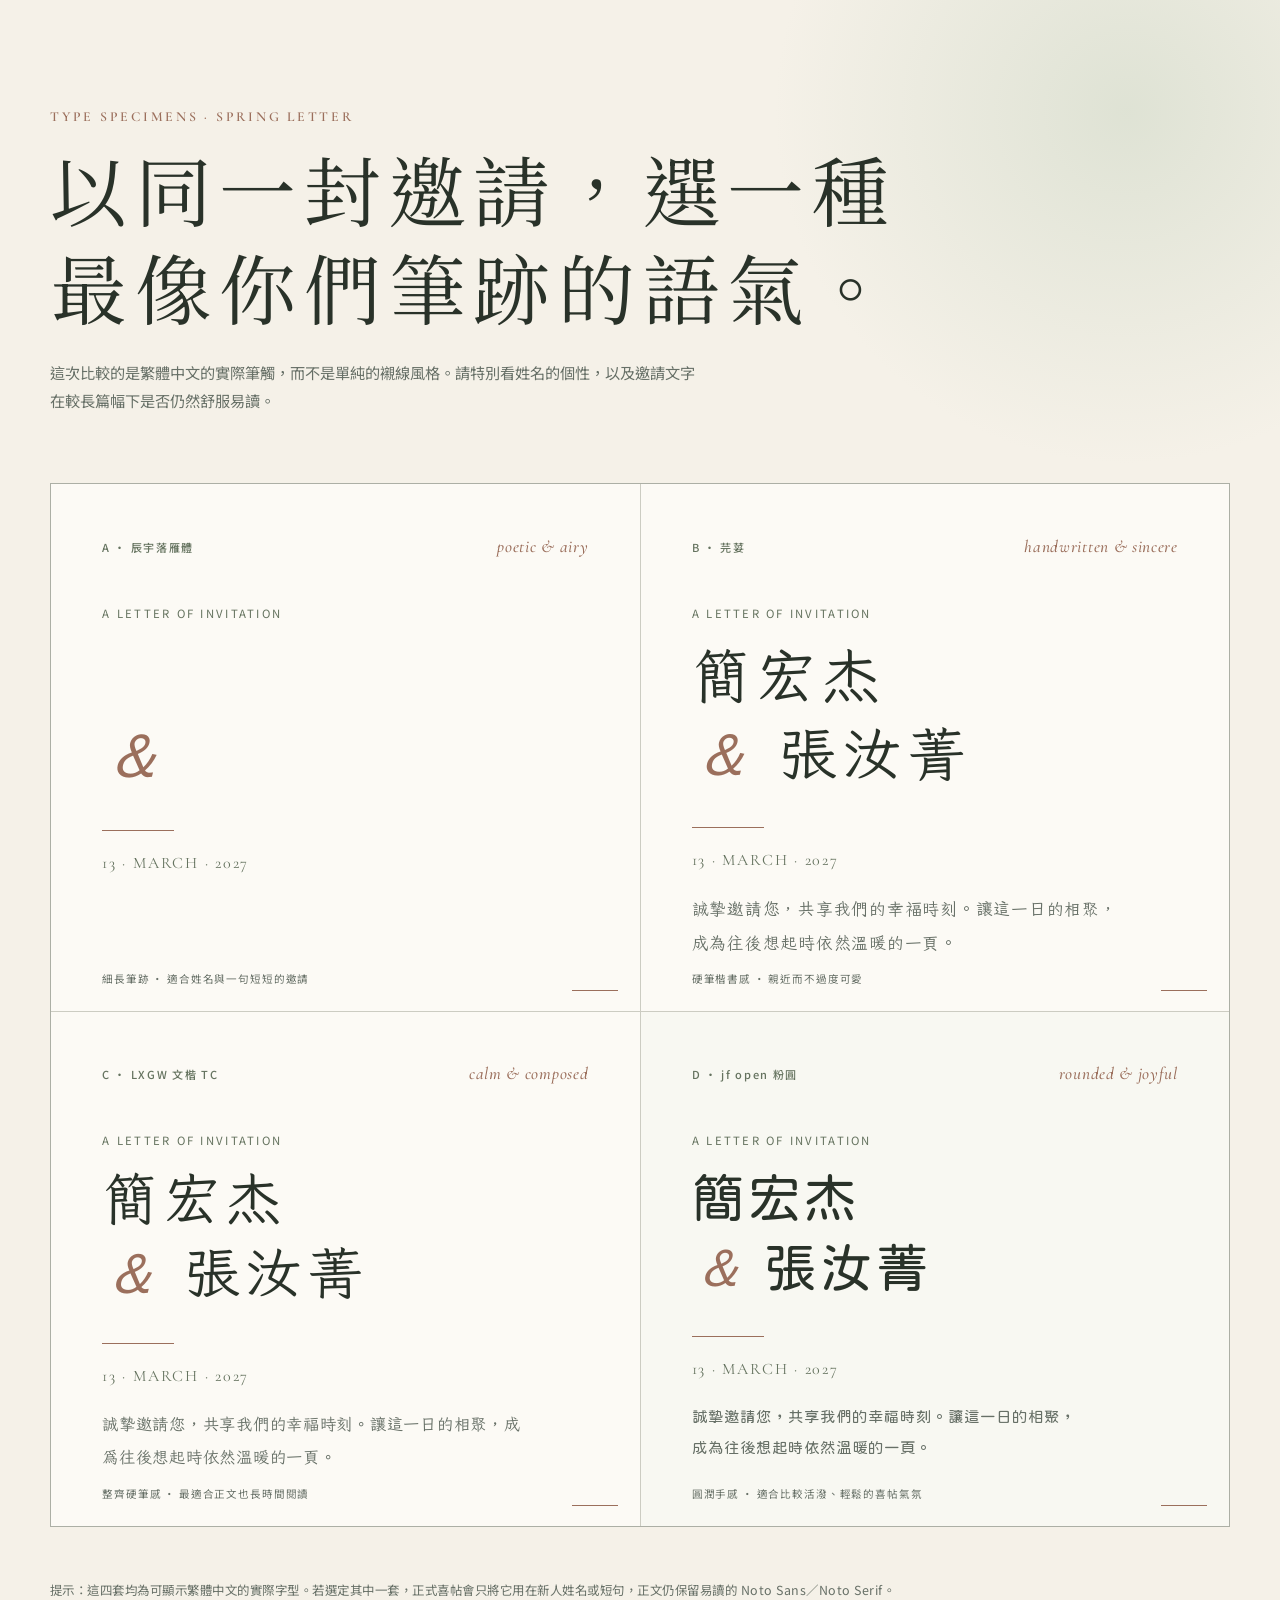
<file: type-specimens.html>
<!DOCTYPE html>
<html lang="zh-Hant">
<head>
  <meta charset="UTF-8">
  <meta name="viewport" content="width=device-width, initial-scale=1.0">
  <meta name="robots" content="noindex">
  <title>春日信箋｜字體對照</title>
  <link rel="preconnect" href="https://fonts.googleapis.com">
  <link rel="preconnect" href="https://fonts.gstatic.com" crossorigin>
  <link href="https://fonts.googleapis.com/css2?family=Cormorant+Garamond:ital,wght@0,400;0,500;0,600;1,400;1,500&family=Noto+Sans+TC:wght@300;400;500&family=Noto+Serif+TC:wght@300;400;500;600&display=swap" rel="stylesheet">
  <style>
    @font-face {
      font-family: 'ChenYuluoyan';
      src: url('assets/fonts/specimens/ChenYuluoyan-Specimen.ttf') format('truetype');
      font-display: swap;
    }
    @font-face {
      font-family: 'Iansui';
      src: url('assets/fonts/specimens/Iansui-Specimen.ttf') format('truetype');
      font-display: swap;
    }
    @font-face {
      font-family: 'LXGWWenKaiTC';
      src: url('assets/fonts/specimens/LXGWWenKaiTC-Specimen.ttf') format('truetype');
      font-display: swap;
    }
    @font-face {
      font-family: 'OpenHuninn';
      src: url('assets/fonts/specimens/OpenHuninn-Specimen.ttf') format('truetype');
      font-display: swap;
    }
    :root {
      --paper: #f5f1e8;
      --paper-light: #fcfaf5;
      --ink: #293229;
      --muted: #677067;
      --moss: #65735f;
      --clay: #9b6f5c;
      --line: rgba(61, 75, 60, 0.22);
      --sans: 'Noto Sans TC', sans-serif;
      --serif-tc: 'Noto Serif TC', serif;
    }

    * { box-sizing: border-box; }
    html { background: var(--paper); }
    body {
      min-width: 320px;
      margin: 0;
      color: var(--ink);
      background: radial-gradient(circle at 88% 7%, rgba(205, 215, 197, 0.56), transparent 22rem), var(--paper);
      font-family: var(--sans);
    }

    .page-header {
      width: min(1180px, calc(100% - 48px));
      margin: 0 auto;
      padding: clamp(52px, 9vw, 108px) 0 clamp(36px, 6vw, 68px);
    }
    .eyebrow {
      margin: 0 0 14px;
      color: var(--clay);
      font-family: 'Cormorant Garamond', serif;
      font-size: .86rem;
      font-weight: 600;
      letter-spacing: .2em;
    }
    h1 {
      max-width: 12em;
      margin: 0;
      font-family: var(--serif-tc);
      font-size: clamp(2.45rem, 6vw, 5rem);
      font-weight: 400;
      letter-spacing: .1em;
      line-height: 1.28;
      text-wrap: pretty;
    }
    .intro {
      max-width: 41rem;
      margin: 22px 0 0;
      color: var(--muted);
      font-size: .95rem;
      line-height: 1.9;
    }

    .specimen-grid {
      display: grid;
      grid-template-columns: repeat(2, minmax(0, 1fr));
      width: min(1180px, calc(100% - 48px));
      margin: 0 auto clamp(72px, 10vw, 130px);
      border: 1px solid var(--line);
      background: var(--line);
      gap: 1px;
    }
    .specimen {
      position: relative;
      min-height: 510px;
      overflow: hidden;
      padding: clamp(28px, 4vw, 54px);
      background: var(--paper-light);
    }
    .specimen::after {
      content: '';
      position: absolute;
      right: 22px;
      bottom: 20px;
      width: 46px;
      height: 1px;
      background: var(--clay);
    }
    .specimen-label {
      display: flex;
      align-items: baseline;
      justify-content: space-between;
      gap: 16px;
      margin: 0 0 48px;
      color: var(--moss);
      font-family: var(--sans);
      font-size: .69rem;
      font-weight: 500;
      letter-spacing: .15em;
    }
    .specimen-label span:last-child { color: var(--clay); font-family: 'Cormorant Garamond', serif; font-size: 1.08rem; font-style: italic; letter-spacing: .04em; }
    .sample-kicker {
      margin: 0 0 15px;
      color: var(--moss);
      font-size: .71rem;
      letter-spacing: .2em;
    }
    .sample-name {
      margin: 0;
      color: var(--ink);
      font-size: clamp(2.55rem, 4.4vw, 4.2rem);
      font-weight: 400;
      letter-spacing: .09em;
      line-height: 1.25;
      text-wrap: pretty;
    }
    .sample-name em {
      color: var(--clay);
      font-style: italic;
      font-weight: 400;
    }
    .sample-rule { width: 72px; height: 1px; margin: 30px 0 22px; background: var(--clay); }
    .sample-date { margin: 0 0 22px; color: var(--moss); font-size: 1rem; letter-spacing: .11em; }
    .sample-copy { max-width: 26em; margin: 0; color: var(--muted); font-size: .95rem; letter-spacing: .045em; line-height: 2; text-wrap: pretty; }
    .type-note { position: absolute; left: clamp(28px, 4vw, 54px); bottom: 25px; margin: 0; color: var(--muted); font-family: var(--sans); font-size: .66rem; letter-spacing: .08em; }

    .luoyan .sample-name, .luoyan .sample-copy { font-family: 'ChenYuluoyan', var(--serif-tc); }
    .luoyan .sample-name { font-size: clamp(2.75rem, 4.8vw, 4.7rem); font-weight: 400; letter-spacing: .12em; line-height: 1.33; }
    .luoyan .sample-name em, .luoyan .sample-date { font-family: 'Cormorant Garamond', serif; }
    .luoyan .sample-copy { font-size: 1.08rem; line-height: 2.05; }

    .iansui .sample-name, .iansui .sample-copy { font-family: 'Iansui', var(--serif-tc); }
    .iansui .sample-name { font-size: clamp(2.6rem, 4.6vw, 4.35rem); letter-spacing: .1em; line-height: 1.34; }
    .iansui .sample-name em, .iansui .sample-date { font-family: 'Cormorant Garamond', serif; }
    .iansui .sample-copy { font-size: 1.04rem; line-height: 2.02; }

    .wenkai .sample-name, .wenkai .sample-copy { font-family: 'LXGWWenKaiTC', var(--serif-tc); }
    .wenkai .sample-name { font-size: clamp(2.5rem, 4.4vw, 4.15rem); letter-spacing: .1em; line-height: 1.32; }
    .wenkai .sample-name em, .wenkai .sample-date { font-family: 'Cormorant Garamond', serif; }
    .wenkai .sample-copy { font-size: 1.02rem; line-height: 2.05; }

    .huninn { background: #f8f8f2; }
    .huninn .sample-name, .huninn .sample-copy { font-family: 'OpenHuninn', var(--sans); }
    .huninn .sample-name { font-size: clamp(2.38rem, 4.1vw, 3.85rem); letter-spacing: .08em; line-height: 1.34; }
    .huninn .sample-name em, .huninn .sample-date { font-family: 'Cormorant Garamond', serif; }
    .huninn .sample-copy { font-size: .96rem; letter-spacing: .065em; line-height: 2.05; }

    .footer-note { width: min(1180px, calc(100% - 48px)); margin: -74px auto 70px; color: var(--muted); font-size: .78rem; letter-spacing: .04em; }
    @media (max-width: 720px) {
      .page-header, .specimen-grid, .footer-note { width: min(100% - 32px, 560px); }
      .specimen-grid { grid-template-columns: 1fr; }
      .specimen { min-height: 465px; }
      .specimen-label { margin-bottom: 35px; }
      .sample-name { font-size: clamp(2.4rem, 12vw, 3.55rem); }
    }
  </style>
</head>
<body>
  <header class="page-header">
    <p class="eyebrow">TYPE SPECIMENS · SPRING LETTER</p>
    <h1>以同一封邀請，選一種最像你們筆跡的語氣。</h1>
    <p class="intro">這次比較的是繁體中文的實際筆觸，而不是單純的襯線風格。請特別看姓名的個性，以及邀請文字在較長篇幅下是否仍然舒服易讀。</p>
  </header>

  <main class="specimen-grid">
    <article class="specimen luoyan">
      <p class="specimen-label"><span>A · 辰宇落雁體</span><span>poetic &amp; airy</span></p>
      <p class="sample-kicker">A LETTER OF INVITATION</p>
      <h2 class="sample-name">簡宏杰<br><em>＆</em> 張汝菁</h2>
      <div class="sample-rule"></div>
      <p class="sample-date">13 · MARCH · 2027</p>
      <p class="sample-copy">誠摯邀請您，共享我們的幸福時刻。讓這一日的相聚，成為往後想起時依然溫暖的一頁。</p>
      <p class="type-note">細長筆跡 · 適合姓名與一句短短的邀請</p>
    </article>

    <article class="specimen iansui">
      <p class="specimen-label"><span>B · 芫荽</span><span>handwritten &amp; sincere</span></p>
      <p class="sample-kicker">A LETTER OF INVITATION</p>
      <h2 class="sample-name">簡宏杰<br><em>＆</em> 張汝菁</h2>
      <div class="sample-rule"></div>
      <p class="sample-date">13 · MARCH · 2027</p>
      <p class="sample-copy">誠摯邀請您，共享我們的幸福時刻。讓這一日的相聚，成為往後想起時依然溫暖的一頁。</p>
      <p class="type-note">硬筆楷書感 · 親近而不過度可愛</p>
    </article>

    <article class="specimen wenkai">
      <p class="specimen-label"><span>C · LXGW 文楷 TC</span><span>calm &amp; composed</span></p>
      <p class="sample-kicker">A LETTER OF INVITATION</p>
      <h2 class="sample-name">簡宏杰<br><em>＆</em> 張汝菁</h2>
      <div class="sample-rule"></div>
      <p class="sample-date">13 · MARCH · 2027</p>
      <p class="sample-copy">誠摯邀請您，共享我們的幸福時刻。讓這一日的相聚，成為往後想起時依然溫暖的一頁。</p>
      <p class="type-note">整齊硬筆感 · 最適合正文也長時間閱讀</p>
    </article>

    <article class="specimen huninn">
      <p class="specimen-label"><span>D · jf open 粉圓</span><span>rounded &amp; joyful</span></p>
      <p class="sample-kicker">A LETTER OF INVITATION</p>
      <h2 class="sample-name">簡宏杰<br><em>＆</em> 張汝菁</h2>
      <div class="sample-rule"></div>
      <p class="sample-date">13 · MARCH · 2027</p>
      <p class="sample-copy">誠摯邀請您，共享我們的幸福時刻。讓這一日的相聚，成為往後想起時依然溫暖的一頁。</p>
      <p class="type-note">圓潤手感 · 適合比較活潑、輕鬆的喜帖氣氛</p>
    </article>
  </main>

  <p class="footer-note">提示：這四套均為可顯示繁體中文的實際字型。若選定其中一套，正式喜帖會只將它用在新人姓名或短句，正文仍保留易讀的 Noto Sans／Noto Serif。</p>
</body>
</html>
</file>
